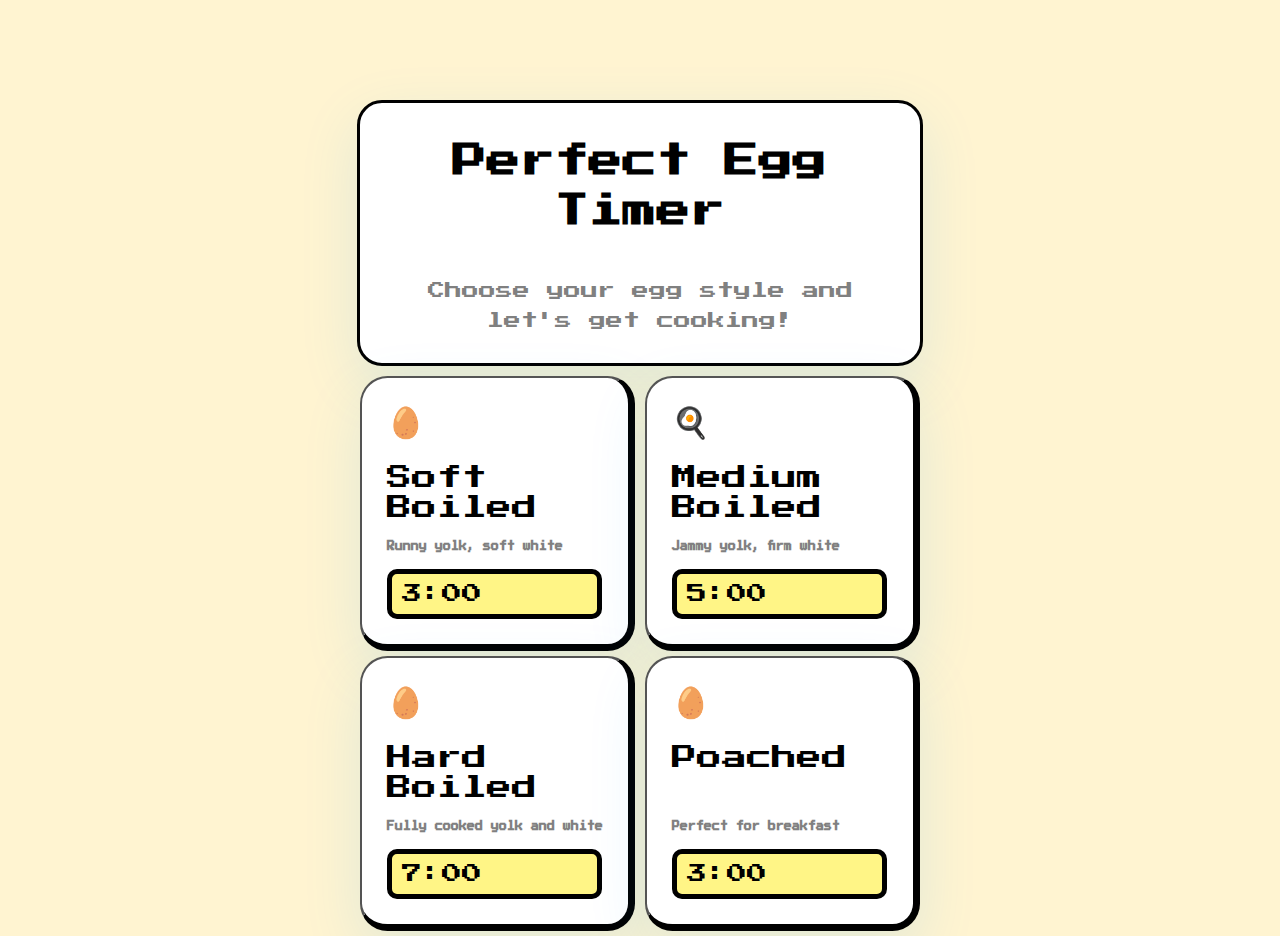
<file: index.html>
<html>
<head>
    <title>Egg Timer</title>
    <link rel="stylesheet" href="design.css">
    <link href="https://fonts.googleapis.com/css2?family=Press+Start+2P&display=swap" rel="stylesheet">
    <meta name="viewport" content="width=device-width, initial-scale=0.6">

</head>
<body style="background-color:rgb(255, 244, 209)">
    <div>
        <div id="main1">
            <h1 style="color: black">
                Perfect Egg Timer
            </h1>
            <p style="color: grey">
                Choose your egg style and let's get cooking!
            </p>
        </div>
            
        <div id="sub1">
            <button id="buttons1" onclick="window.location.href='soft.html'">
                <span class="emoji">🥚</span>
                <br>
                Soft
                <br>
                Boiled
                <br>
                <h3>Runny yolk, soft white</h3>
                <div id="inner">
                    3:00
                </div>
            </button>
            
            <button id="buttons2" onclick="window.location.href='medium.html'">
                <span class="emoji">🍳</span>
                <br>
                Medium
                <br>
                Boiled
                <br>
                <h3>Jammy yolk, firm white</h3>
                <div id="inner">
                    5:00
                </div>
            </button>
        </div>

        <div id="sub2">
            <button id="buttons1" onclick="window.location.href='hard.html'">
                <span class="emoji">🥚</span>
                <br>
                Hard
                <br>
                Boiled
                <br>
                <h3>Fully cooked yolk and white</h3>
                <div id="inner">
                    7:00
                </div>
            </button>
            <button id="buttons2" onclick="window.location.href='poached.html'">
                <span class="emoji">🥚</span>
                <br>
                Poached
                <br>
                <br>
                <h3>Perfect for breakfast</h3>
                <div id="inner">
                    3:00
                </div>
            </button>
        </div>
    </div>
</body>
</html>
</file>
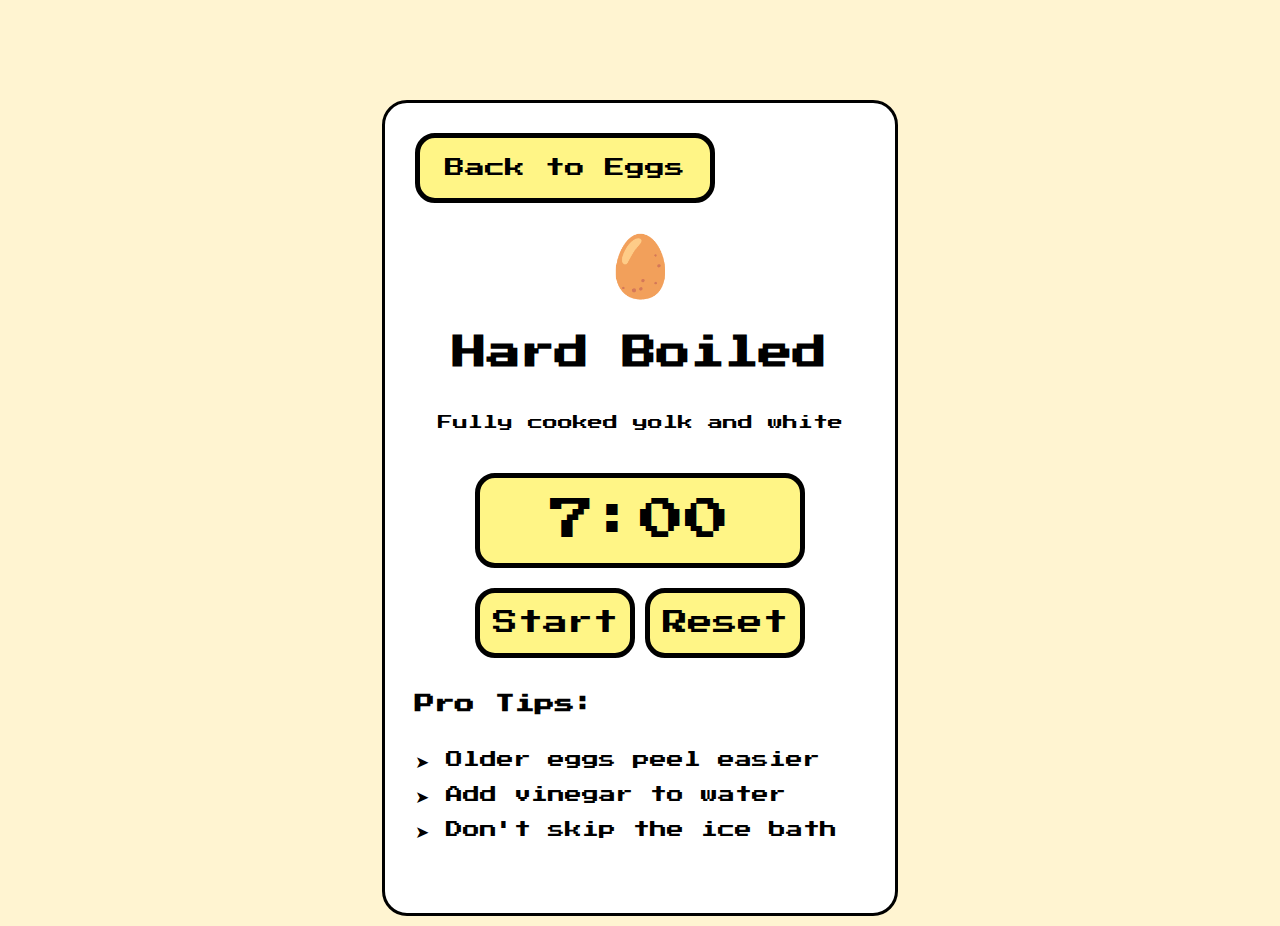
<file: hard.html>
<html>
 <head>
    <title>Soft Boiled</title>
    <link rel="stylesheet" href="design2.css">
    <link href="https://fonts.googleapis.com/css2?family=Press+Start+2P&display=swap" rel="stylesheet">

</head>
<body style="background-color:rgb(255, 244, 209)">
    <div id="main2">
        <button id="back-btn" onclick="window.location.href='index.html'">
            Back to Eggs
        </button>
        <h1 style="color: black"> 
            <span class="emoji" style="font-size: 60px">🥚</span>
            <br>               
            Hard Boiled
        </h1>
        <p style="color: black;font-size: 15px">
            Fully cooked yolk and white
        </p>
        <div id="timer-box">
            <span id="timer">7:00</span>
        </div>
        <div id="button-container">
            <button id="start-btn">Start</button>
            <button id="reset-btn">Reset</button>
        </div>
        <div id="tips">
            <h3>Pro Tips:</h3>
            ➤ Older eggs peel easier
            <br>
            ➤ Add vinegar to water
            <br>
            ➤ Don't skip the ice bath
        </div>
    </div>   
    <script>
const startMins = 7;
let time = startMins * 60;
const timerEl = document.getElementById("timer");
const startBtn = document.getElementById("start-btn");
const resetBtn = document.getElementById("reset-btn");
let countdownInterval = null;
let isRunning = false; // track if timer is running

function updateCountdown() {
    const minutes = Math.floor(time / 60);
    let seconds = time % 60;
    seconds = seconds < 10 ? '0' + seconds : seconds;

    timerEl.innerHTML = `${minutes}:${seconds}`;

    if (time <= 0) {
        clearInterval(countdownInterval);
        countdownInterval = null;
        timerEl.innerHTML = "Time's up!";
        startBtn.innerHTML = "Start";
        isRunning = false;
    } else {
        time--;
    }
}

// Start/Pause button
startBtn.addEventListener('click', () => {
    if (!isRunning) {
        // Start or resume
        updateCountdown(); // run immediately
        countdownInterval = setInterval(updateCountdown, 1000);
        startBtn.innerHTML = "Pause";
        isRunning = true;
    } else {
        // Pause
        clearInterval(countdownInterval);
        countdownInterval = null;
        startBtn.innerHTML = "Start";
        isRunning = false;
    }
});

// Reset button
resetBtn.addEventListener('click', () => {
    clearInterval(countdownInterval);
    countdownInterval = null;
    time = startMins * 60;
    timerEl.innerHTML = "7:00";
    startBtn.innerHTML = "Start";
    isRunning = false;
});

</script>
</body>
</html>
</file>
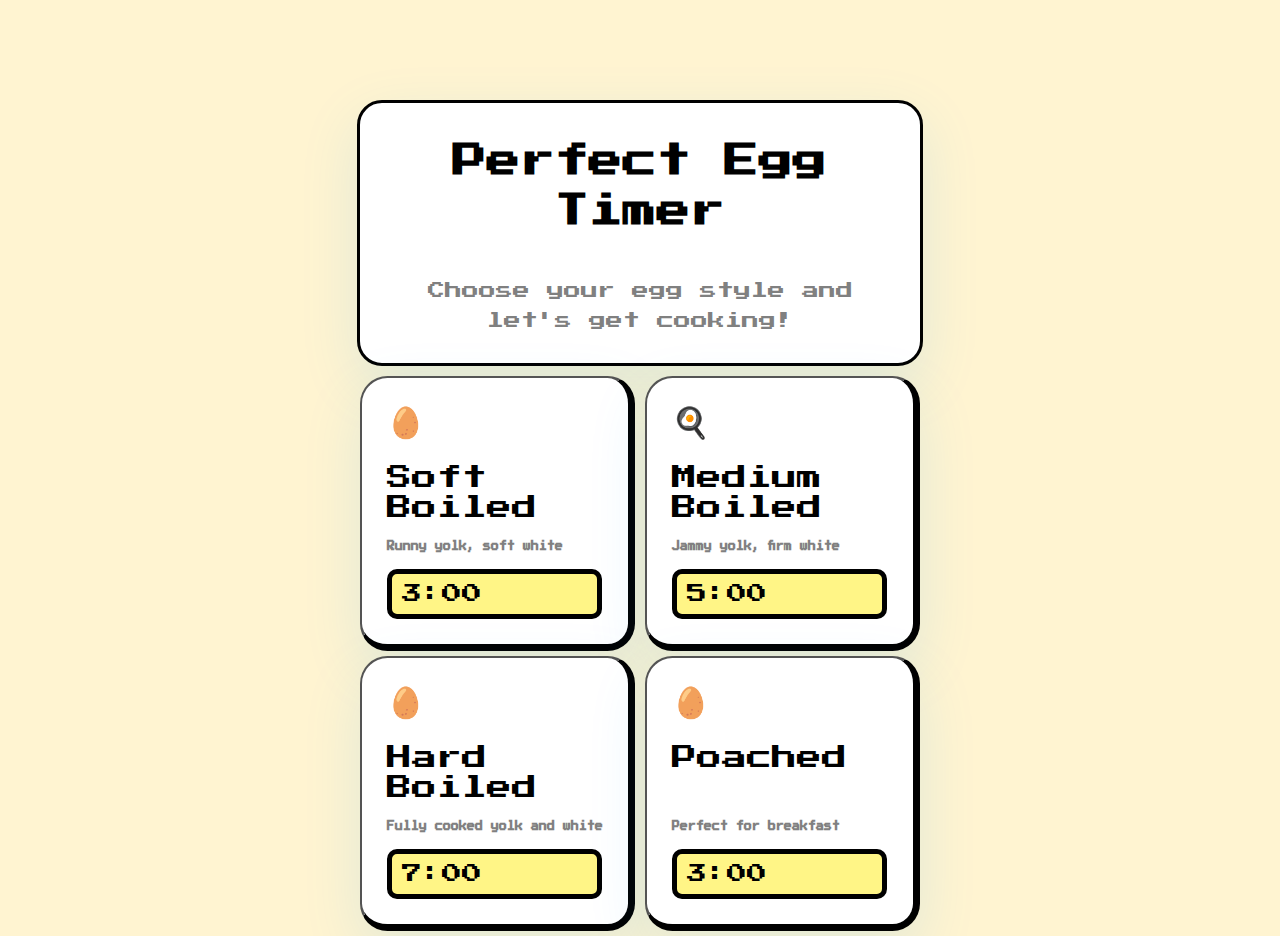
<file: Main.html>
<html>
<head>
    <title>MyWebsite</title>
    <link rel="stylesheet" href="design.css">
    <link href="https://fonts.googleapis.com/css2?family=Press+Start+2P&display=swap" rel="stylesheet">

</head>
<body style="background-color:rgb(255, 244, 209)">
    <div>
        <div id="main1">
            <h1 style="color: black">
                Perfect Egg Timer
            </h1>
            <p style="color: grey">
                Choose your egg style and let's get cooking!
            </p>
        </div>
            
        <div id="sub1">
            <button id="buttons1" onclick="window.location.href='soft.html'">
                <span class="emoji">🥚</span>
                <br>
                Soft
                <br>
                Boiled
                <br>
                <h3>Runny yolk, soft white</h3>
                <div id="inner">
                    3:00
                </div>
            </button>
            
            <button id="buttons2" onclick="window.location.href='medium.html'">
                <span class="emoji">🍳</span>
                <br>
                Medium
                <br>
                Boiled
                <br>
                <h3>Jammy yolk, firm white</h3>
                <div id="inner">
                    5:00
                </div>
            </button>
        </div>

        <div id="sub2">
            <button id="buttons1" onclick="window.location.href='hard.html'">
                <span class="emoji">🥚</span>
                <br>
                Hard
                <br>
                Boiled
                <br>
                <h3>Fully cooked yolk and white</h3>
                <div id="inner">
                    7:00
                </div>
            </button>
            <button id="buttons2" onclick="window.location.href='poached.html'">
                <span class="emoji">🥚</span>
                <br>
                Poached
                <br>
                <br>
                <h3>Perfect for breakfast</h3>
                <div id="inner">
                    3:00
                </div>
            </button>
        </div>
    </div>
</body>
</html>
</file>
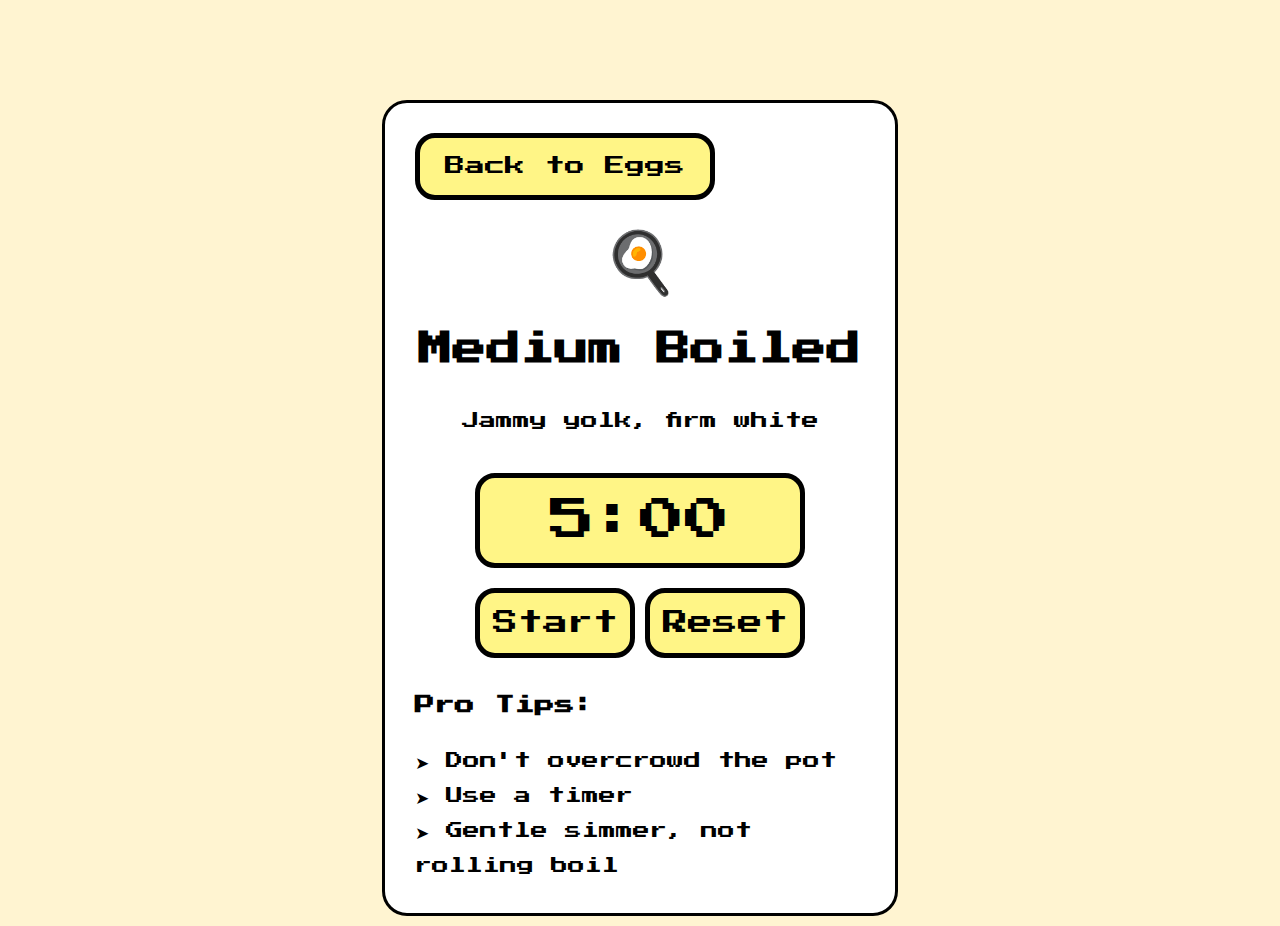
<file: medium.html>
<html>
 <head>
    <title>Soft Boiled</title>
    <link rel="stylesheet" href="design2.css">
    <link href="https://fonts.googleapis.com/css2?family=Press+Start+2P&display=swap" rel="stylesheet">
    <meta name="viewport" content="width=device-width, initial-scale=1.0">

</head>
<body style="background-color:rgb(255, 244, 209)">
    <div id="main2">
        <button id="back-btn" onclick="window.location.href='index.html'">
            Back to Eggs
        </button>
        <h1 style="color: black"> 
            <span class="emoji" style="font-size: 60px">🍳</span>
            <br>               
            Medium Boiled
        </h1>
        <p style="color: black">
            Jammy yolk, firm white
        </p>
        <div id="timer-box">
            <span id="timer">5:00</span>
        </div>
        <div id="button-container">
            <button id="start-btn">Start</button>
            <button id="reset-btn">Reset</button>
        </div>
        <div id="tips">
            <h3>Pro Tips:</h3>
            ➤ Don't overcrowd the pot
            <br>
            ➤ Use a timer
            <br>
            ➤ Gentle simmer, not rolling boil
        </div>
    </div> 
    <script>
const startMins = 5;
let time = startMins * 60;
const timerEl = document.getElementById("timer");
const startBtn = document.getElementById("start-btn");
const resetBtn = document.getElementById("reset-btn");
let countdownInterval = null;
let isRunning = false; // track if timer is running

function updateCountdown() {
    const minutes = Math.floor(time / 60);
    let seconds = time % 60;
    seconds = seconds < 10 ? '0' + seconds : seconds;

    timerEl.innerHTML = `${minutes}:${seconds}`;

    if (time <= 0) {
        clearInterval(countdownInterval);
        countdownInterval = null;
        timerEl.innerHTML = "Time's up!";
        startBtn.innerHTML = "Start";
        isRunning = false;
    } else {
        time--;
    }
}

// Start/Pause button
startBtn.addEventListener('click', () => {
    if (!isRunning) {
        // Start or resume
        updateCountdown(); // run immediately
        countdownInterval = setInterval(updateCountdown, 1000);
        startBtn.innerHTML = "Pause";
        isRunning = true;
    } else {
        // Pause
        clearInterval(countdownInterval);
        countdownInterval = null;
        startBtn.innerHTML = "Start";
        isRunning = false;
    }
});

// Reset button
resetBtn.addEventListener('click', () => {
    clearInterval(countdownInterval);
    countdownInterval = null;
    time = startMins * 60;
    timerEl.innerHTML = "5:00";
    startBtn.innerHTML = "Start";
    isRunning = false;
});

</script>  
</body>
</html>
</file>
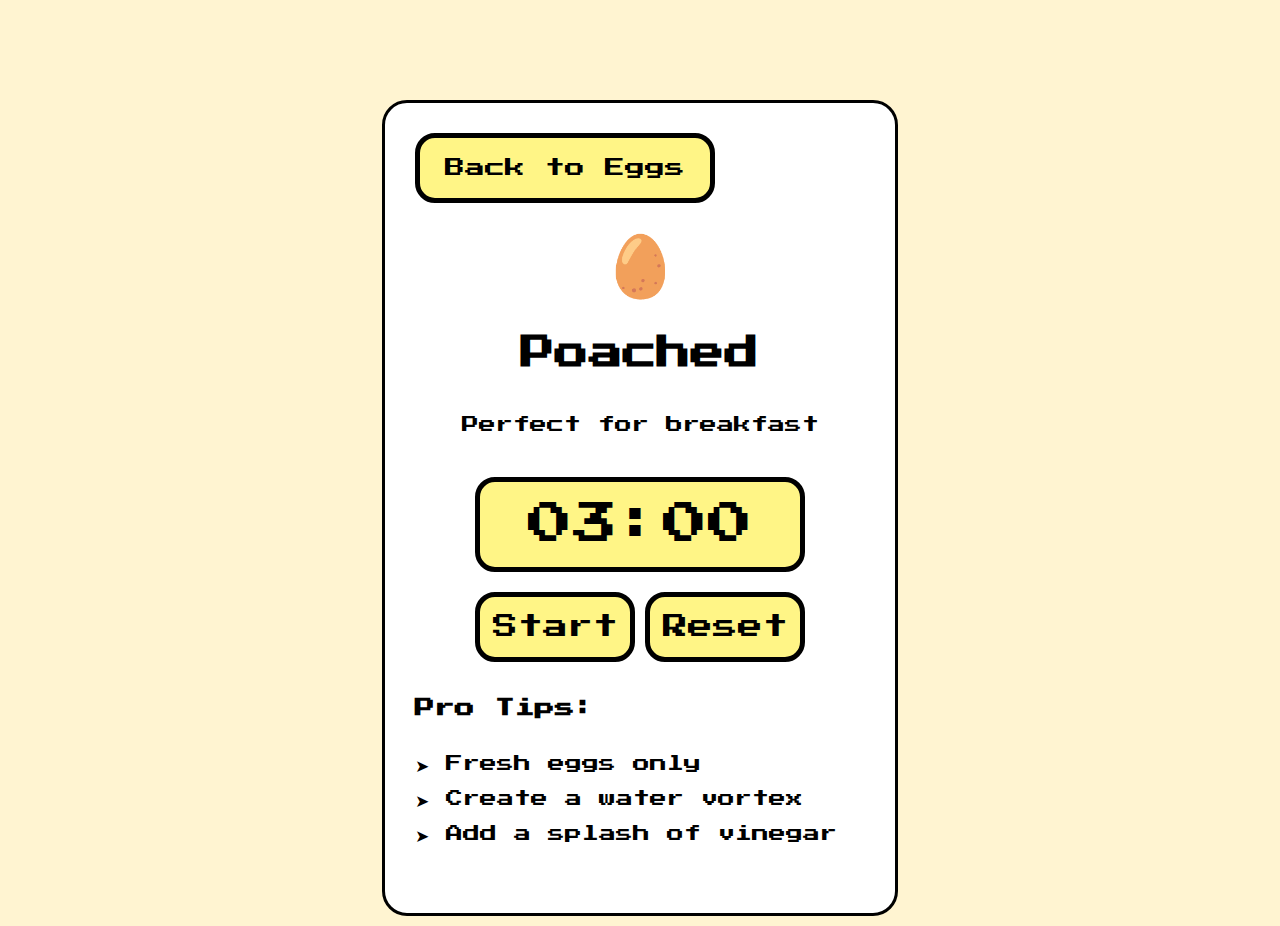
<file: poached.html>
<html>
 <head>
    <title>Soft Boiled</title>
    <link rel="stylesheet" href="design2.css">
    <link href="https://fonts.googleapis.com/css2?family=Press+Start+2P&display=swap" rel="stylesheet">

</head>
<body style="background-color:rgb(255, 244, 209)">
    <div id="main2">
        <button id="back-btn" onclick="window.location.href='index.html'">
            Back to Eggs
        </button>
        <h1 style="color: black"> 
            <span class="emoji" style="font-size: 60px">🥚</span>
            <br>               
            Poached
        </h1>
        <p style="color: black">
            Perfect for breakfast
        </p>
        <div id="timer-box">
            <span id="timer">03:00</span>
        </div>
        <div id="button-container">
            <button id="start-btn">Start</button>
            <button id="reset-btn">Reset</button>
        </div>
        <div id="tips">
            <h3>Pro Tips:</h3>
            ➤ Fresh eggs only
            <br>
            ➤ Create a water vortex
            <br>
            ➤ Add a splash of vinegar
        </div>
    </div>   
</body>
</html>
</file>
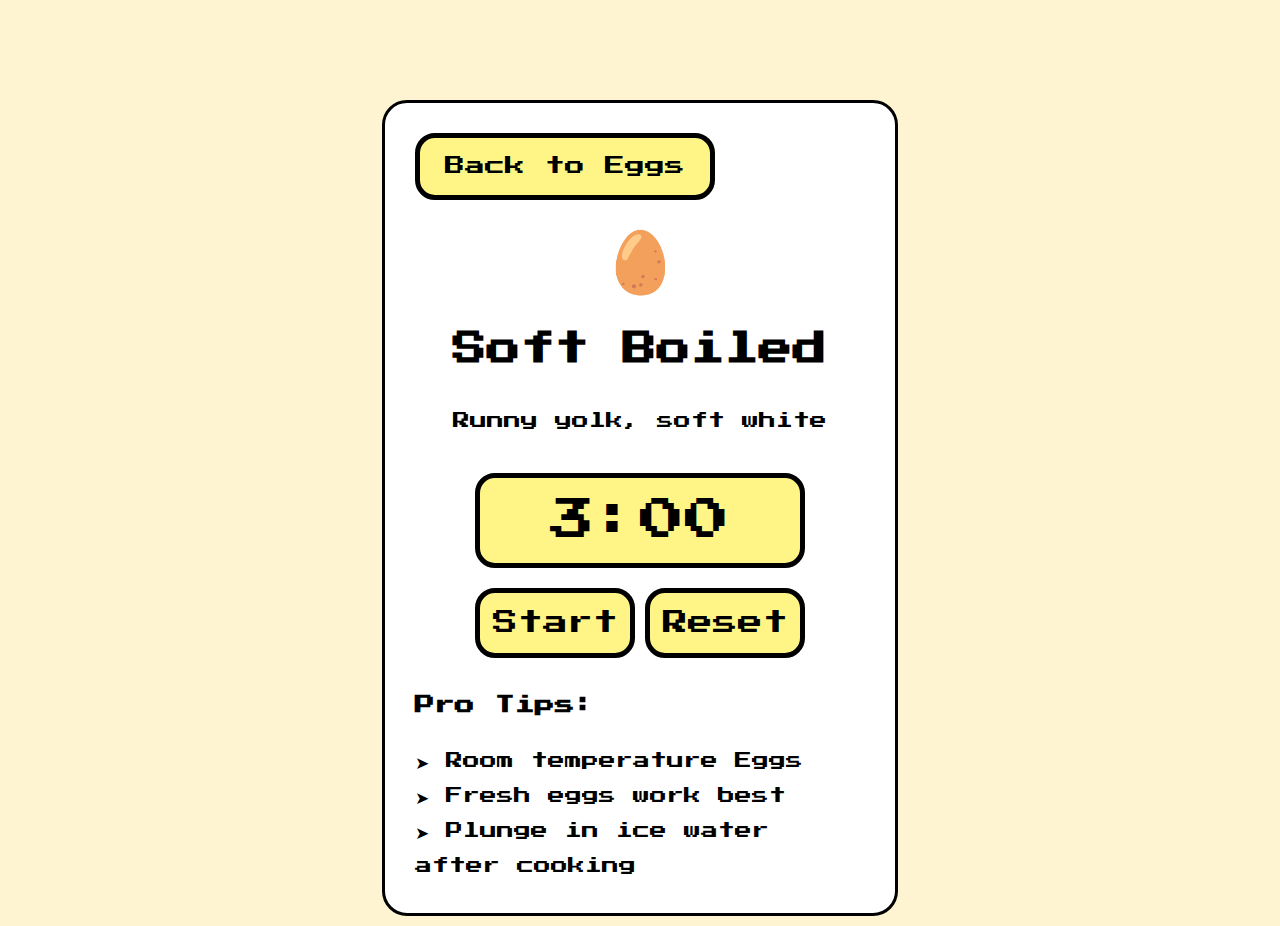
<file: soft.html>
<html>
 <head>
    <title>Soft Boiled</title>
    <link rel="stylesheet" href="design2.css">
    <link href="https://fonts.googleapis.com/css2?family=Press+Start+2P&display=swap" rel="stylesheet">
    <meta name="viewport" content="width=device-width, initial-scale=0.6">
</head>
<body style="background-color:rgb(255, 244, 209)">
    <div id="main2">
        <button id="back-btn" onclick="window.location.href='index.html'">
            Back to Eggs
        </button>
        <h1 style="color: black"> 
            <span class="emoji" style="font-size: 60px">🥚</span>
            <br>               
            Soft Boiled
        </h1>
        <p style="color: black">
            Runny yolk, soft white
        </p>
        <div id="timer-box">
            <span id="timer">3:00</span>
        </div>
        <div id="button-container">
            <button id="start-btn">Start</button>
            <button id="reset-btn">Reset</button>
        </div>
        <div id="tips">
            <h3>Pro Tips:</h3>
            ➤ Room temperature Eggs
            <br>
            ➤ Fresh eggs work best
            <br>
            ➤ Plunge in ice water after cooking
        </div>
    </div>

    <script>
const startMins = 3;
let time = startMins * 60;
const timerEl = document.getElementById("timer");
const startBtn = document.getElementById("start-btn");
const resetBtn = document.getElementById("reset-btn");
let countdownInterval = null;
let isRunning = false; // track if timer is running

function updateCountdown() {
    const minutes = Math.floor(time / 60);
    let seconds = time % 60;
    seconds = seconds < 10 ? '0' + seconds : seconds;

    timerEl.innerHTML = `${minutes}:${seconds}`;

    if (time <= 0) {
        clearInterval(countdownInterval);
        countdownInterval = null;
        timerEl.innerHTML = "Time's up!";
        startBtn.innerHTML = "Start";
        isRunning = false;
    } else {
        time--;
    }
}

// Start/Pause button
// Start/Pause button
// Start/Pause button
startBtn.addEventListener('click', () => {
    if (!isRunning) {
        // Only create interval if not running
        if (countdownInterval === null) {
            updateCountdown(); // run immediately once
            countdownInterval = setInterval(updateCountdown, 1000);
        }
        startBtn.innerHTML = "Pause";
        isRunning = true;
    } else {
        // Pause
        clearInterval(countdownInterval);
        countdownInterval = null;
        startBtn.innerHTML = "Start";
        isRunning = false;
    }
});



// Reset button
resetBtn.addEventListener('click', () => {
    clearInterval(countdownInterval);
    countdownInterval = null;
    time = startMins * 60;

    // Format minutes and seconds
    const minutes = Math.floor(time / 60);
    let seconds = time % 60;
    seconds = seconds < 10 ? '0' + seconds : seconds;

    timerEl.innerHTML = `${minutes}:${seconds}`;
    startBtn.innerHTML = "Start";
    isRunning = false;
});



</script>
   
</body>
</html>
</file>
<file: design.css>
#main1{
    border: 3px solid;
    width: 500px;
    height: 200px;
    font-size: 17px;
    background: white;
    box-shadow: 0 20px 60px rgba(0, 153, 255, 0.12);
    font-family: "Press Start 2P",sans-serif;
    text-align: center;
    display: flex;
    flex-direction: column;
    justify-content: center;
    justify-self: center;
    margin: 100px;
    margin-bottom: 10px;
    padding:30px;
    border-radius: 25px;
    transition: transform 0.3s ease, box-shadow 0.3s ease;
}
@keyframes mySlide{
    from{margin-top:20%}
    to{margin-bottom:5%}
}
#sub1,#sub2{
    width: 560px;
    height: 270px;
    display: flex;
    flex-direction: row;
    justify-content: space-between;
    justify-self: center;
    margin: 10px;
}
h1{
    display: block;
    line-height: 50px;
    animation: mySlide;
    animation-duration: 0.3s;
    animation-timing-function: ease-out;
  }
h2{
    display: block;
    line-height:30px;
  }
h3{
    color: grey;
    display: block;
    line-height:30px;
    font-size:8px;
    transform: scaleY(1.5);
}
#buttons1{
    background: #ffffff;
    box-shadow: 0 20px 60px rgba(0, 153, 255, 0.12);
    line-height: 30px;
    align-self: left;
    text-align: left;
    font-size: 25px;
    width: 275px;
    height: 275px;
    border-radius: 10%;
    margin-bottom: 10px;
    padding: 25px;
    border-right: 7px solid black;
    border-bottom: 7px solid black;
    font-family: "Press Start 2P",sans-serif;
    transition: transform 0.2s ease, box-shadow 0.2s ease;
}
#buttons2{
    background: #ffffff;
    box-shadow: 0 20px 60px rgba(0, 153, 255, 0.12);
    line-height: 30px;
    align-self: right;
    text-align: left;
    font-size: 25px;
    width: 275px;
    height: 275px;
    border-radius: 10%;
    margin-bottom: 10px;
    padding: 25px;
    border-right: 7px solid black;
    border-bottom: 7px solid black;
    font-family: "Press Start 2P",sans-serif;
    transition: transform 0.2s ease, box-shadow 0.2s ease;
}
#inner{
    background-color:rgb(255, 245, 134);
    font-size: 20px;
    align-self: center;
    text-align: left;
    line-height: 20px;
    padding: 10px;
    width: 185px;
    height: 20px;
    border-radius: 10px;
    margin-bottom: 10px;
    border: 5px solid black;
    font-family: "Press Start 2P",sans-serif;
}
p{
    display: block;
    line-height: 30px;
}
.emoji {
    display: block;
    margin-bottom: 0px; 
    font-size: 30px;    
}

#buttons1:hover, #buttons2:hover {
    transform: translateY(-5px);
    box-shadow: 0px 15px 15px rgba(0,0,0,0.2);
    cursor: pointer;
}

#buttons1:active, #buttons2:active {
    transform: rotate(3deg) scale(0.95);
    transition: transform 0.1s ease;
}
#main1:hover {
    transform: scale(1);
    box-shadow: 0 20px 60px rgba(0, 153, 255, 0.12);
}
</file>
<file: design2.css>
#main2{
    border: 3px solid;
    width: 450px;
    height: 750px;
    font-size: 17px;
    background-color: white;
    font-family: "Press Start 2P",sans-serif;
    text-align: center;
    display: flex;
    flex-direction: column;
    justify-self: center;
    margin: 100px;
    margin-top: 100px;
    margin-bottom: 10px;
    padding: 30px;
    border-radius: 25px;
    transition: transform 0.3s ease, box-shadow 0.3s ease;
}
#timer {
    word-wrap: break-word;
    text-align: center;
}
#timer-box{
    background-color:rgb(255, 245, 134);
    font-size: 45px;
    align-self: center;
    text-align: center;
    line-height: 65px;
    padding: 10px;
    width: 300px;
    height: 65px;
    border-radius: 20px;
    margin-bottom: 10px;
    border: 5px solid black;
    font-family: "Press Start 2P",sans-serif;
    margin-top: 20px;
    margin-bottom: 20px;
}
#start-btn,#reset-btn{
    background-color:rgb(255, 245, 134);
    font-size: 25px;
    align-self: center;
    text-align: center;
    line-height: 30px;
    padding: 10px;
    width: 160px;
    height: 70px;
    border-radius: 20px;
    margin-bottom: 10px;
    border: 5px solid black;
    font-family: "Press Start 2P",sans-serif;
    transition: transform 0.2s ease, box-shadow 0.2s ease;
}
#back-btn{
    background-color:rgb(255, 245, 134);
    font-size: 20px;
    align-self: left;
    text-align: center;
    line-height: 30px;
    padding: 10px;
    width: 300px;
    height: 70px;
    border-radius: 20px;
    border: 5px solid black;
    font-family: "Press Start 2P",sans-serif;
    transition: transform 0.2s ease, box-shadow 0.2s ease;
}
#button-container{
    display: flex;
    flex-direction: row;
    justify-content: center;
    gap: 10px;
}
#inner{
    background-color:rgb(255, 245, 134);
    font-size: 20px;
    align-self: center;
    text-align: left;
    line-height: 20px;
    padding: 10px;
    width: 185px;
    height: 20px;
    border-radius: 10px;
    margin-bottom: 10px;
    border: 5px solid black;
    font-family: "Press Start 2P",sans-serif;
}
p{
    display: block;
    line-height: 30px;
}
.emoji {
    display: block;
    margin-bottom: 0px; 
    font-size: 30px;  
    margin-top: 1px;  
}
#back-btn:hover, #start-btn:hover, #reset-btn:hover {
    transform: translateY(-5px);
    box-shadow: 0px 15px 15px rgba(0,0,0,0.2);
    cursor: pointer;
}
#start-btn:active, #reset-btn:active, #back-btn:active {
    transform: rotate(3deg) scale(0.95);
    transition: transform 0.1s ease;
}
#main2:hover {
    transform: scale(1);
    box-shadow: 0px 0px 50px rgba(0, 0, 0, 0.2);
}
#tips{
    text-align:left;
    line-height:35px;
}
</file>
